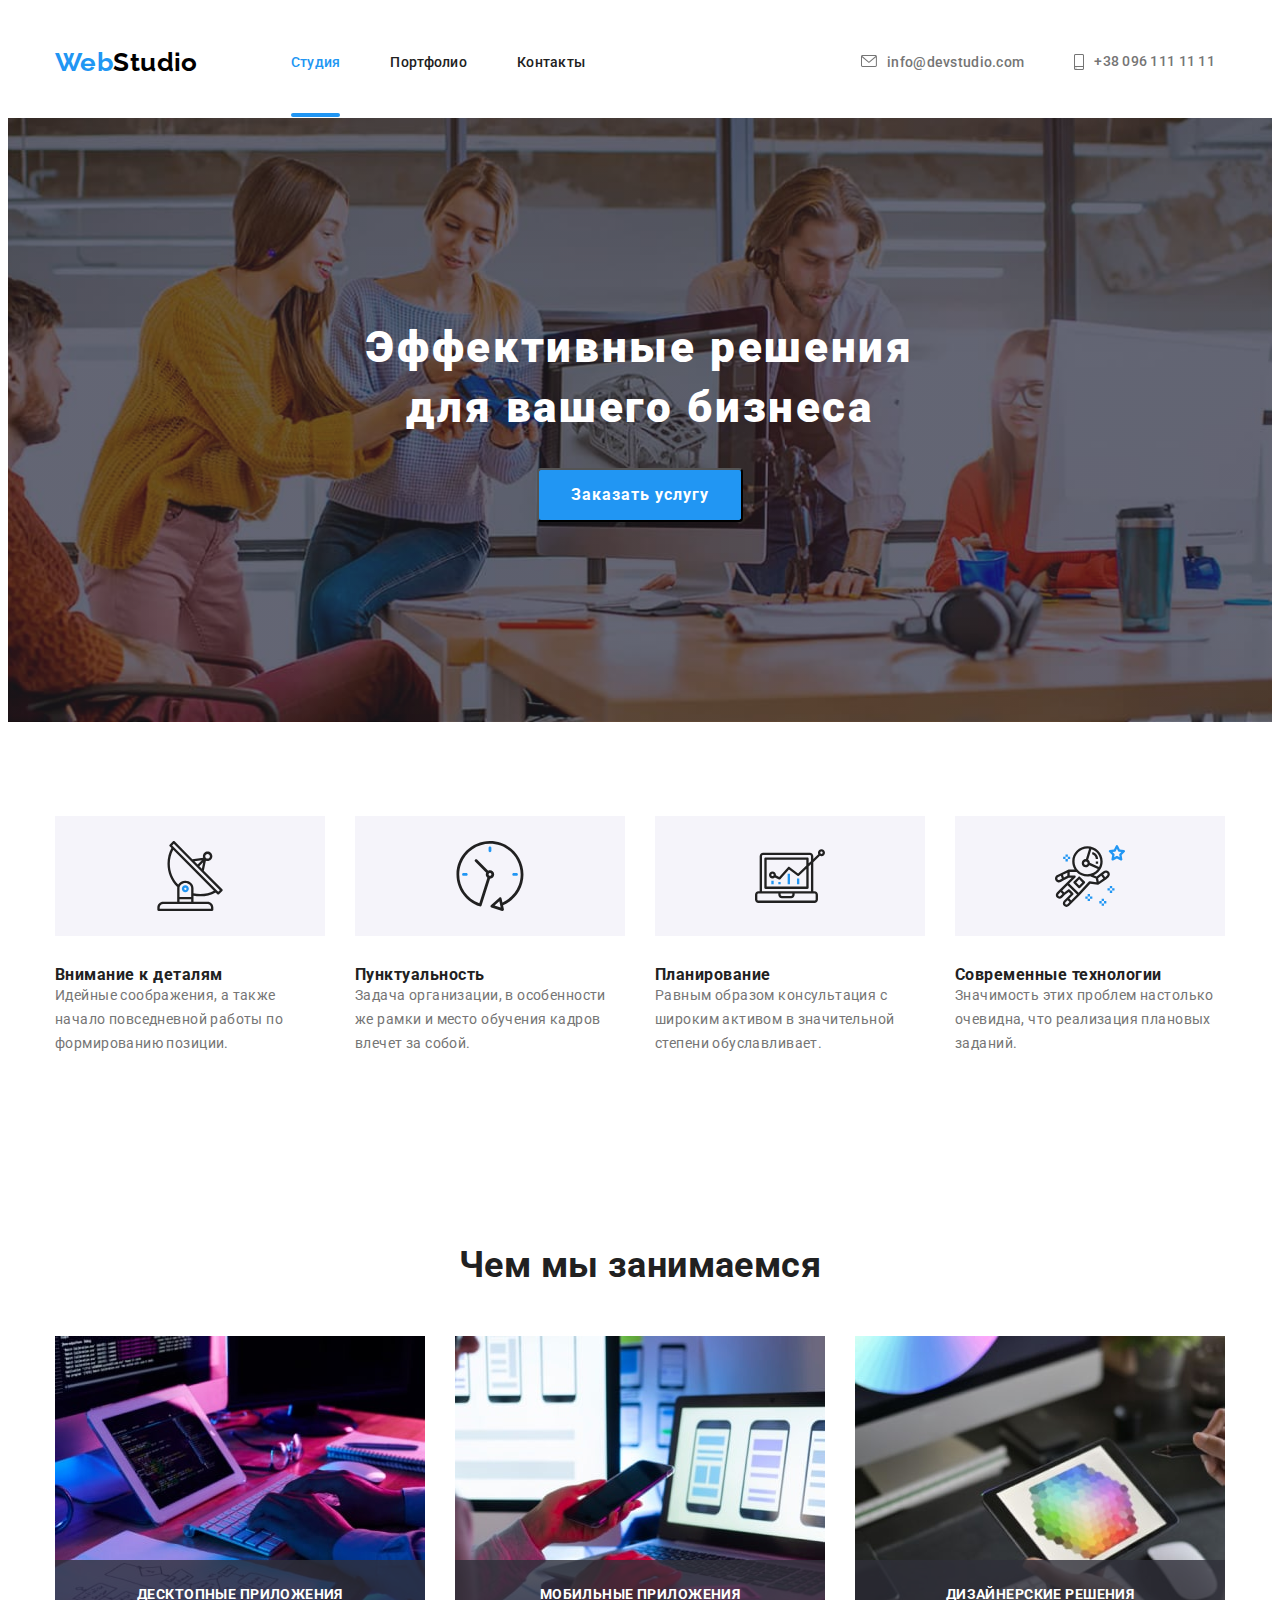
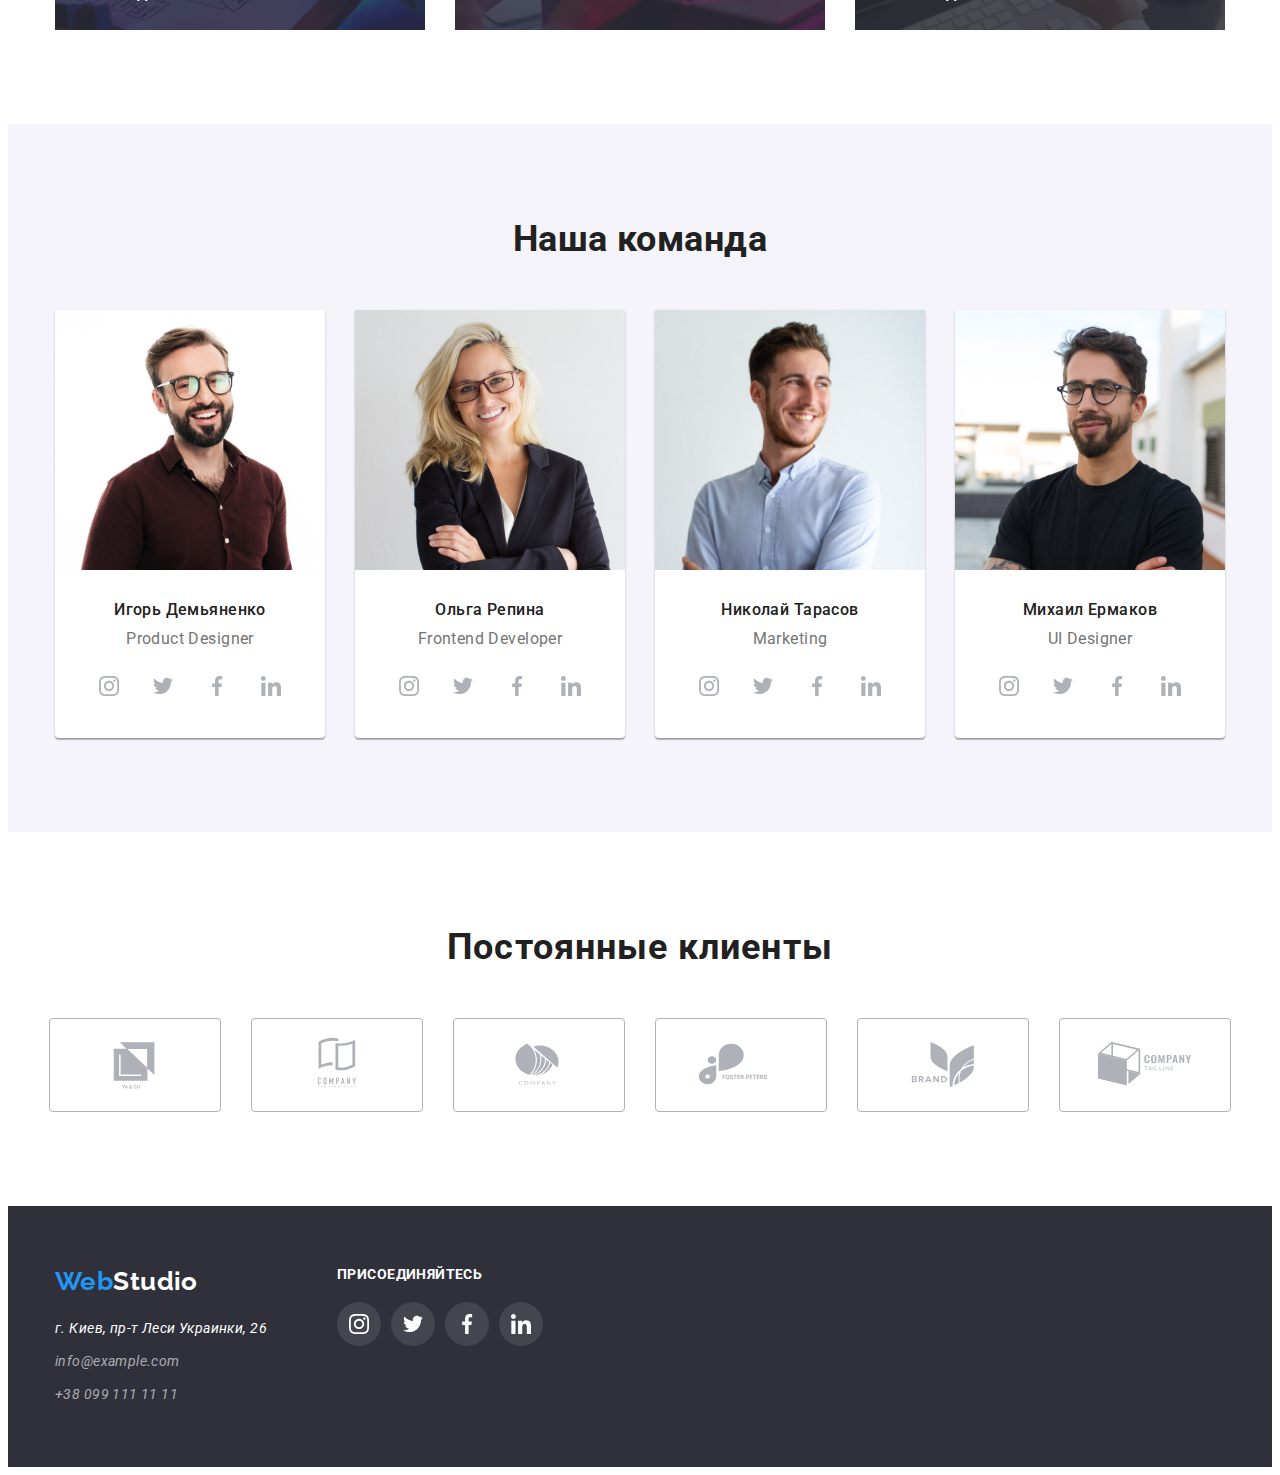
<file: index.html>
<!DOCTYPE html>
<html lang="ru">
<head>
    <meta charset="UTF-8">
    <meta http-equiv="X-UA-Compatible" content="IE=edge">
    <meta name="viewport" content="width=device-width, initial-scale=1.0">
    <title>Document</title>
    <link rel="preconnect" href="https://fonts.googleapis.com">
    <link rel="preconnect" href="https://fonts.gstatic.com" crossorigin>
    <link href="https://fonts.googleapis.com/css2?family=Raleway:wght@700&family=Roboto:wght@400;500;700;900&display=swap"
        rel="stylesheet">
        <link rel="stylesheet" href="https://cdnjs.cloudflare.com/ajax/libs/modern-normalize/1.1.0/modern-normalize.min.css"
            integrity="sha512-wpPYUAdjBVSE4KJnH1VR1HeZfpl1ub8YT/NKx4PuQ5NmX2tKuGu6U/JRp5y+Y8XG2tV+wKQpNHVUX03MfMFn9Q=="
            crossorigin="anonymous" referrerpolicy="no-referrer" />
    <link rel="stylesheet" href="./css/styles.css">
</head>
<body>
<header class="header">
    <div class="container header-container">
    <nav class="header-nav">
        <a class="link header-logo" href=""><span class="header-span">Web</span>Studio</a>
    <ul class="list header-nav-list">
        <li class="header-item"><a class="link header-link current" href="">Студия</a></li>
        <li class="header-item"><a class="link header-link" href="./portfolio.html">Портфолио</a></li>
        <li class="header-item"><a class="link header-link" href="">Контакты</a></li>
    </ul>
    </nav>
        <ul class="list header-list">
        <li class="header-item-div"><a class="link header-mail" href="mailto:info@devstudio.com"><svg class="header-icon-mail" width="16" height="12">
            <use href="./images/icons.svg#icon-envelope"></use>
        </svg>info@devstudio.com</a>
        </li>
        <li class="header-item-div"><a class="link header-tel" href="tel:+380961111111"><svg class="header-icon-tel" width="10" height="16">
            <use href="./images/icons.svg#icon-smartphone"></use>
        </svg>+38 096 111 11 11</a></li>
    </ul>
    </div>
</header>
<main>
<section class="head section">
    <div class="container">
    <h1 class="head-title">Эффективные решения для вашего бизнеса</h1>
    <button class="head-btn" type="button" data-modal-open>Заказать услугу</button>
    </div>
</section>
<section class="plan section">
    <div class="container plan-container">
    <h2 hidden>План</h2>
    <ul class="list plan-list">
        <li class="plan-item">
            <div class="plan-icon-div">
            <svg class="plan-icon" width="70" height="70">
                <use href="./images/icons.svg#icon-antenna-1">

                </use>
            </svg>
            </div>
            <h3 class="plan-title">Внимание к деталям</h3>
            <p class="plan-text">Идейные соображения, а также начало повседневной работы по формированию позиции.</p>
        </li>
        <li class="plan-item">
            <div class="plan-icon-div">
                <svg class="plan-icon" width="70" height="70">
                    <use href="./images/icons.svg#icon-clock-1">
            
                    </use>
                </svg>
            </div>
            <h3 class="plan-title">Пунктуальность</h3>
            <p class="plan-text">Задача организации, в особенности же рамки и место обучения кадров влечет за собой.</p>
        </li>
        <li class="plan-item">
            <div class="plan-icon-div">
                <svg class="plan-icon" width="70" height="70">
                    <use href="./images/icons.svg#icon-diagram-1">
            
                    </use>
                </svg>
            </div>
            <h3 class="plan-title">Планирование</h3>
            <p class="plan-text">Равным образом консультация с широким активом в значительной степени обуславливает.</p>
        </li>
        <li class="plan-item">
            <div class="plan-icon-div">
                <svg class="plan-icon" width="70" height="70">
                    <use href="./images/icons.svg#icon-astronaut-1">
            
                    </use>
                </svg>
            </div>
            <h3 class="plan-title">Современные технологии</h3>
            <p class="plan-text">Значимость этих проблем настолько очевидна, что реализация плановых заданий.</p>
        </li>
    </ul>
    </div>
</section>
<section class="hobbi section">
    <div class="container">
    <h2 class=" hobbi-title">Чем мы занимаемся</h2>
    <ul class="list hobbi-list">
        <li class="hobbi-item">
            <img src="./images/box_1.jpg" alt="пример1" width="370">
            <p class="hobbi-text">Десктопные приложения</p>
            </li>
        <li class="hobbi-item">
            <img src="./images/box_2.jpg" alt="пример2" width="370">
            <p class="hobbi-text">Мобильные приложения</p>
            </li>
        <li class="hobbi-item">
            <img src="./images/box_3.jpg" alt="пример3" width="370">
            <p class="hobbi-text">Дизайнерские решения</p>
            </li>
    </ul>
    </div>
</section>
<section class="team section ">
    <div class="container">
    <h2 class="team-title">Наша команда</h2>
    <ul class="list team-list">
        <li class="team-item"><img src="./images/people1.jpg" alt="человек1" width="270">
            <h3 class="team-second-title">Игорь Демьяненко</h3>
            <p  class="team-text" lang="en">Product Designer</p>
            <div class="icon-div">
            <ul class="team-icon-list list">
                <li class="team-icon-item">
                    <a href="" class="team-icon-link">
                        <svg class="team-icon-svg" width="20" height="20">
                        <use href="./images/icons.svg#icon-instagram-2"></use>
                        </svg>
                    </a>
                </li>
                <li class="team-icon-item">
                    <a href="" class="team-icon-link">
                    <svg class="team-icon-svg" width="20" height="20">
                        <use href="./images/icons.svg#icon-twitter-1"></use>
                    </svg>
                    </a>
                </li>
                <li class="team-icon-item">
                    <a href="" class="team-icon-link">
                <svg class="team-icon-svg" width="20" height="20">
                    <use href="./images/icons.svg#icon-facebook-1"></use>
                </svg>
                    </a>
                </li>
                <li class="team-icon-item">
                    <a href="" class="team-icon-link">
                    <svg class="team-icon-svg" width="20" height="20">
                        <use href="./images/icons.svg#icon-linkedin-1"></use>
                    </svg>
                    </a>
                </li>
            </ul>
            </div>
        </li>
        <li class="team-item"><img src="./images/people2.jpg" alt="человек2" width="270">
            <h3 class="team-second-title">Ольга Репина</h3>
            <p class="team-text" lang="en">Frontend Developer</p>
            <div class="icon-div">
                <ul class="team-icon-list list">
                    <li class="team-icon-item">
                        <a href="" class="team-icon-link">
                            <svg class="team-icon-svg" width="20" height="20">
                                <use href="./images/icons.svg#icon-instagram-2"></use>
                            </svg>
                        </a>
                    </li>
                    <li class="team-icon-item">
                        <a href="" class="team-icon-link">
                            <svg class="team-icon-svg" width="20" height="20">
                                <use href="./images/icons.svg#icon-twitter-1"></use>
                            </svg>
                        </a>
                    </li>
                    <li class="team-icon-item">
                        <a href="" class="team-icon-link">
                            <svg class="team-icon-svg" width="20" height="20">
                                <use href="./images/icons.svg#icon-facebook-1"></use>
                            </svg>
                        </a>
                    </li>
                    <li class="team-icon-item">
                        <a href="" class="team-icon-link">
                            <svg class="team-icon-svg" width="20" height="20">
                                <use href="./images/icons.svg#icon-linkedin-1"></use>
                            </svg>
                        </a>
                    </li>
                </ul>
            </div>
        </li>
        <li class="team-item"><img src="./images/people3.jpg" alt="человек3" width="270">
            <h3 class="team-second-title">Николай Тарасов</h3>
            <p class="team-text" lang="en">Marketing</p>
            <div class="icon-div">
                <ul class="team-icon-list list">
                    <li class="team-icon-item">
                        <a href="" class="team-icon-link">
                            <svg class="team-icon-svg" width="20" height="20">
                                <use href="./images/icons.svg#icon-instagram-2"></use>
                            </svg>
                        </a>
                    </li>
                    <li class="team-icon-item">
                        <a href="" class="team-icon-link">
                            <svg class="team-icon-svg" width="20" height="20">
                                <use href="./images/icons.svg#icon-twitter-1"></use>
                            </svg>
                        </a>
                    </li>
                    <li class="team-icon-item">
                        <a href="" class="team-icon-link">
                            <svg class="team-icon-svg" width="20" height="20">
                                <use href="./images/icons.svg#icon-facebook-1"></use>
                            </svg>
                        </a>
                    </li>
                    <li class="team-icon-item">
                        <a href="" class="team-icon-link">
                            <svg class="team-icon-svg" width="20" height="20">
                                <use href="./images/icons.svg#icon-linkedin-1"></use>
                            </svg>
                        </a>
                    </li>
                </ul>
            </div>
        </li>
        <li class="team-item"><img src="./images/people4.jpg" alt="человек4" width="270">
            <h3 class="team-second-title">Михаил Ермаков</h3>
            <p class="team-text" lang="en">UI Designer</p>
            <div class="icon-div">
                <ul class="team-icon-list list">
                    <li class="team-icon-item">
                        <a href="" class="team-icon-link">
                            <svg class="team-icon-svg" width="20" height="20">
                                <use href="./images/icons.svg#icon-instagram-2"></use>
                            </svg>
                        </a>
                        </li>
                        <li class="team-icon-item">
                            <a href="" class="team-icon-link">
                                <svg class="team-icon-svg" width="20" height="20">
                                    <use href="./images/icons.svg#icon-twitter-1"></use>
                                </svg>
                            </a>
                        </li>
                        <li class="team-icon-item">
                            <a href="" class="team-icon-link">
                                <svg class="team-icon-svg" width="20" height="20">
                                    <use href="./images/icons.svg#icon-facebook-1"></use>
                                </svg>
                            </a>
                        </li>
                        <li class="team-icon-item">
                            <a href="" class="team-icon-link">
                                <svg class="team-icon-svg" width="20" height="20">
                                    <use href="./images/icons.svg#icon-linkedin-1"></use>
                                </svg>
                            </a>
                    </li>
                </ul>
            </div>
        </li>
    </ul>
    </div>
</section>
<section class="section client">
    <div class="container client-div">
        <h2 class="client-title">Постоянные клиенты</h2>
        <ul class="list client-list">
            <li class="client-item">
                <a href="" class="client-link">
                    <svg class="client-svg" width="106" height="60">
                        <use href="./images/icons.svg#icon-Logo"></use>
                    </svg>
                </a>
            </li>
            <li class="client-item">
                <a href="" class="client-link">
                    <svg class="client-svg" width="106" height="60">
                        <use href="./images/icons.svg#icon-Logo1"></use>
                    </svg>
                </a>
            </li>
            <li class="client-item">
                <a href="" class="client-link">
                    <svg class="client-svg" width="106" height="60">
                        <use href="./images/icons.svg#icon-Logo2"></use>
                    </svg>
                </a>
            </li>
            <li class="client-item">
                <a href="" class="client-link">
                    <svg class="client-svg" width="106" height="60">
                        <use href="./images/icons.svg#icon-Logo3"></use>
                    </svg>
                </a>
            </li>
            <li class="client-item">
                <a href="" class="client-link">
                    <svg class="client-svg" width="106" height="60">
                        <use href="./images/icons.svg#icon-Logo4"></use>
                    </svg>
                </a>
            </li>
            <li class="client-item">
                <a href="" class="client-link">
                    <svg class="client-svg" width="106" height="60">
                        <use href="./images/icons.svg#icon-Logo5"></use>
                    </svg>
                </a>
            </li>
        </ul>
    </div>
</section>
</main>
<footer class="footer">
    <div class="footer-container container">
        <div class="foot-logo">
    <a class="link footer-logo" href=""><span class="footer-span">Web</span>Studio</a>
    <address class="footer-address">
    <ul class="list footer-list">
        <li class="footer-item"><a class="link footer-add" href="https://goo.gl/maps/32Xd4ZCNHeifT7mY8" target="blank" rel="noopener noreferrer">г. Киев, пр-т Леси Украинки, 26</a></li>
        <li class="footer-item"><a class="link footer-mail" href="mailto:info@example.com">info@example.com</a></li>
        <li class="footer-item"><a class="link footer-tel" href="tel:+380991111111">+38 099 111 11 11</a></li>
    </ul>    
    </address>
    </div>
    <div class="footer-div">
        <h3 class="footer-title">присоединяйтесь</h3>
        <ul class="team-icon-list list">
            <li class="team-icon-item">
                <a href="" class="footer-icon-link">
                    <svg class="footer-icon-svg" width="20" height="20">
                        <use href="./images/icons.svg#icon-instagram-2"></use>
                    </svg>
                </a>
            </li>
            <li class="team-icon-item">
                <a href="" class="footer-icon-link">
                    <svg class="footer-icon-svg" width="20" height="20">
                        <use href="./images/icons.svg#icon-twitter-1"></use>
                    </svg>
                </a>
            </li>
            <li class="team-icon-item">
                <a href="" class="footer-icon-link">
                    <svg class="footer-icon-svg" width="20" height="20">
                        <use href="./images/icons.svg#icon-facebook-1"></use>
                    </svg>
                </a>
            </li>
            <li class="team-icon-item">
                <a href="" class="footer-icon-link">
                    <svg class="footer-icon-svg" width="20" height="20">
                        <use href="./images/icons.svg#icon-linkedin-1"></use>
                    </svg>
                </a>
            </li>
        </ul>
    </div>
    </div>
</footer>
<div class="backdrop is-hidden" data-modal>
    <div class="modal">
        <button type="button" class="modal-btn" data-modal-close>
            <svg class="icon-modal" width="18" height="18">
                <use href="./images/icons.svg#icon-close"></use>
            </svg>
        </button>
    </div>
</div>
<script src="./js/madal.js"></script>
</body>
</html>
</file>
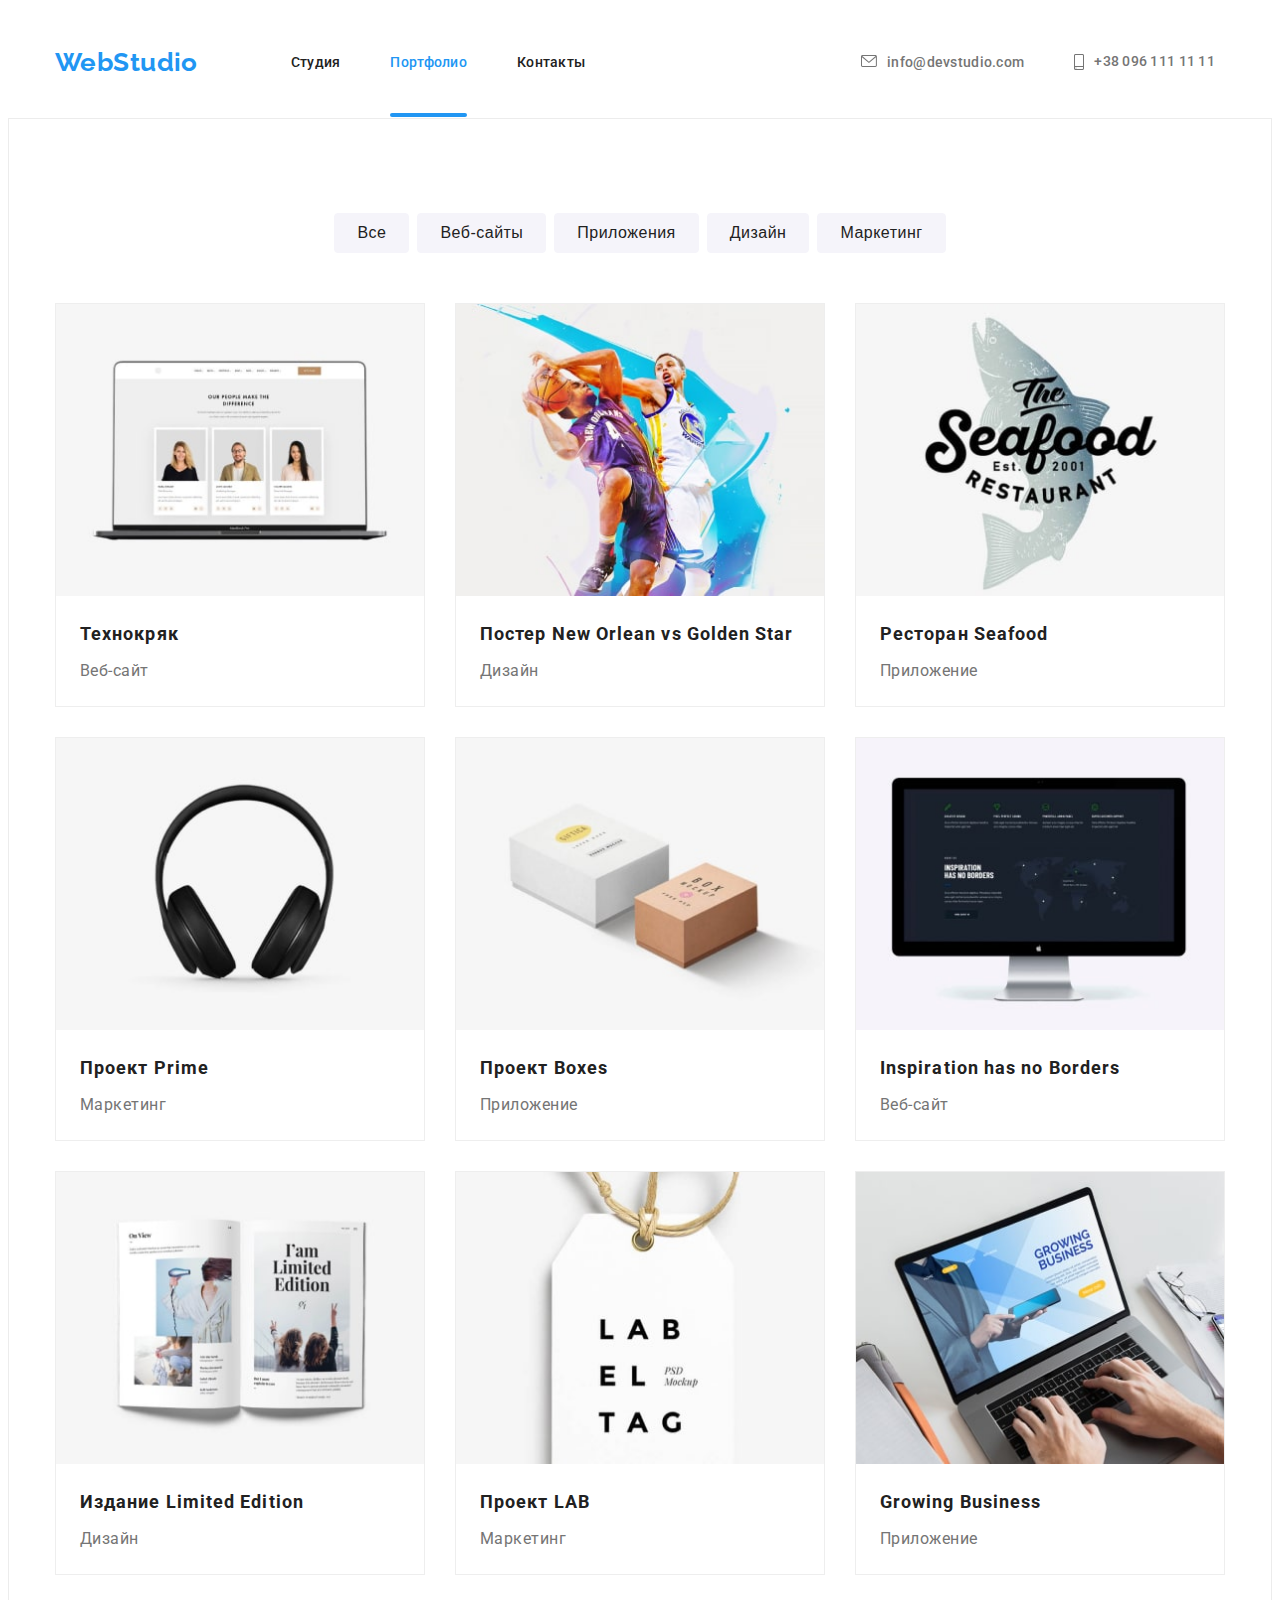
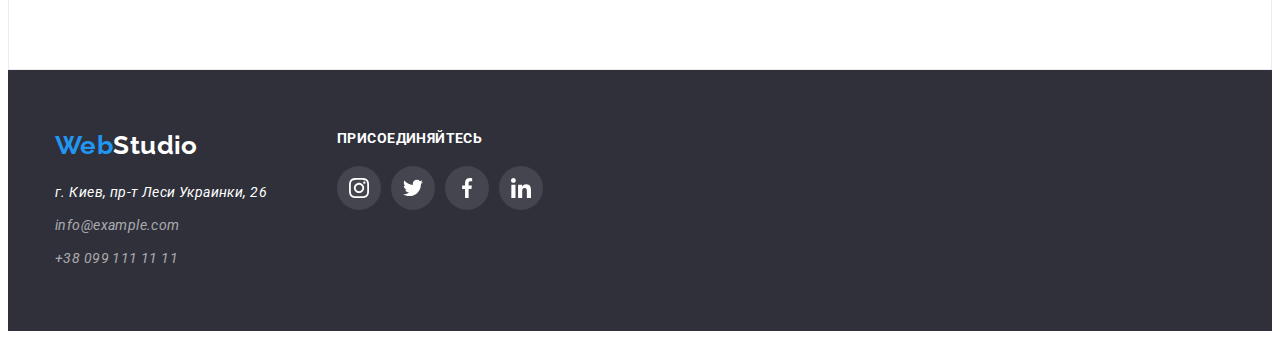
<file: portfolio.html>
<!DOCTYPE html>
<html lang="ru">

<head>
    <meta charset="UTF-8">
    <meta http-equiv="X-UA-Compatible" content="IE=edge">
    <meta name="viewport" content="width=device-width, initial-scale=1.0">
    <title>Document</title>
    <link rel="preconnect" href="https://fonts.googleapis.com">
    <link rel="preconnect" href="https://fonts.gstatic.com" crossorigin>
    <link href="https://fonts.googleapis.com/css2?family=Raleway:wght@700&family=Roboto:wght@400;500;700;900&display=swap"
        rel="stylesheet">
        <link rel="stylesheet" href="https://cdnjs.cloudflare.com/ajax/libs/modern-normalize/1.1.0/modern-normalize.min.css"
            integrity="sha512-wpPYUAdjBVSE4KJnH1VR1HeZfpl1ub8YT/NKx4PuQ5NmX2tKuGu6U/JRp5y+Y8XG2tV+wKQpNHVUX03MfMFn9Q=="
            crossorigin="anonymous" referrerpolicy="no-referrer" />
    <link rel="stylesheet" href="./css/styles.css">
</head>

<body>
    <header class="header">
        <div class="container header-container">
            <nav class="header-nav">
                <a class="link header-logo portfolio-link" href="">WebStudio</a>
                <ul class="list header-nav-list">
                    <li class="header-item"><a class="link header-link" href="./index.html">Студия</a></li>
                    <li class="header-item"><a class="link header-link current link-port" href="">Портфолио</a></li>
                    <li class="header-item"><a class="link header-link" href="">Контакты</a></li>
                </ul>
            </nav>
            <ul class="list header-list">
                <li class="header-item-div"><a class="link header-mail" href="mailto:info@devstudio.com"><svg
                            class="header-icon-mail" width="16" height="12">
                            <use href="./images/icons.svg#icon-envelope"></use>
                        </svg>info@devstudio.com</a>
                </li>
                <li class="header-item-div"><a class="link header-tel" href="tel:+380961111111"><svg class="header-icon-tel"
                            width="10" height="16">
                            <use href="./images/icons.svg#icon-smartphone"></use>
                        </svg>+38 096 111 11 11</a></li>
            </ul>
        </div>
    </header>
    <main>
            <section class="portfolio">
                <h1 hidden>Портфолио</h1>
            <div class="container">
                <ul class="list port-btn">
                <li class="portfolio-item"><button class="portfolio-btn" type="button">Все</button></li>
                <li class="portfolio-item"><button class="portfolio-btn" type="button">Веб-сайты</button></li>
                <li class="portfolio-item"><button class="portfolio-btn" type="button">Приложения</button></li>
                <li class="portfolio-item"><button class="portfolio-btn" type="button">Дизайн</button></li>
                <li class="portfolio-item"><button class="portfolio-btn" type="button">Маркетинг</button></li>
            </ul>
            <ul class="list portfolio-list">
                <li class="port-item">
                    <a class="link port-link" href>
                    <div class="port-div">
                    <img class="portfolio-img" src="./images2/img1.jpg" alt="иконка1" width="370" height="294">
                    <p class="port-wrap">Технокряк это современная площадка распространения коронавируса. Компании используют эту платформу для цифрового
                    шпионажа и атак на защищённые сервера конкурентов.</p>
                    </div>
                    <div class="port-text">
                    <h2 class="portfolio-title">Технокряк</h2>
                    <p class="portfolio-text">Веб-сайт</p></div>
                    </a>
                </li>
                <li class="port-item">
                    <a class="link port-link" href>
                    <div class="port-div">
                    <img class="portfolio-img" src="./images2/img2.jpg" alt="иконка2" width="370" height="294">
                    <p class="port-wrap">Технокряк это современная площадка распространения коронавируса. Компании используют эту платформу
                        для цифрового
                        шпионажа и атак на защищённые сервера конкурентов.</p>
                    </div>
                    <div class="port-text">
                    <h2 class="portfolio-title">Постер New Orlean vs Golden Star</h2>
                    <p class="portfolio-text">Дизайн</p></div>
                    </a>
                </li>
                <li class="port-item">
                    <a class="link port-link" href>
                    <div class="port-div">
                    <img class="portfolio-img" src="./images2/img3.jpg" alt="иконка3" width="370" height="294">
                    <p class="port-wrap">Технокряк это современная площадка распространения коронавируса. Компании используют эту платформу
                        для цифрового
                        шпионажа и атак на защищённые сервера конкурентов.</p>
                    </div>
                    <div class="port-text">
                    <h2 class="portfolio-title">Ресторан Seafood</h2>
                    <p class="portfolio-text">Приложение</p></div>
                    </a>
                </li>
                <li class="port-item">
                    <a class="link port-link" href>
                    <div class="port-div">
                    <img class="portfolio-img" src="./images2/img4.jpg" alt="иконка4" width="370" height="294">
                    <p class="port-wrap">Технокряк это современная площадка распространения коронавируса. Компании используют эту платформу
                        для цифрового
                        шпионажа и атак на защищённые сервера конкурентов.</p>
                    </div>
                    <div class="port-text">
                    <h2 class="portfolio-title">Проект Prime</h2>
                    <p class="portfolio-text">Маркетинг</p></div>
                    </a>
                </li>
                <li class="port-item">
                    <a class="link port-link" href>
                    <div class="port-div">
                    <img class="portfolio-img" src="./images2/img5.jpg" alt="иконка5" width="370" height="294">
                    <p class="port-wrap">Технокряк это современная площадка распространения коронавируса. Компании используют эту платформу
                        для цифрового
                        шпионажа и атак на защищённые сервера конкурентов.</p>
                    </div>
                    <div class="port-text">
                    <h2 class="portfolio-title">Проект Boxes</h2>
                    <p class="portfolio-text">Приложение</p></div>
                    </a>
                </li>
                <li class="port-item">
                    <a class="link port-link" href>
                    <div class="port-div">
                    <img class="portfolio-img" src="./images2/img6.jpg" alt="иконка6" width="370" height="294">
                    <p class="port-wrap">Технокряк это современная площадка распространения коронавируса. Компании используют эту платформу
                        для цифрового
                        шпионажа и атак на защищённые сервера конкурентов.</p>
                    </div>
                    <div class="port-text">
                    <h2 class="portfolio-title" lang="en">Inspiration has no Borders</h2>
                    <p class="portfolio-text">Веб-сайт</p></div>
                    </a>
                </li>
                <li class="port-item">
                    <a class="link port-link" href>
                    <div class="port-div">
                    <img class="portfolio-img" src="./images2/img7.jpg" alt="иконка7" width="370" height="294">
                    <p class="port-wrap">Технокряк это современная площадка распространения коронавируса. Компании используют эту платформу
                        для цифрового
                        шпионажа и атак на защищённые сервера конкурентов.</p>
                    </div>
                    <div class="port-text">
                    <h2 class="portfolio-title">Издание Limited Edition</h2>
                    <p class="portfolio-text">Дизайн</p></div>
                    </a>
                </li>
                <li class="port-item">
                    <a class="link port-link" href>
                    <div class="port-div">
                    <img class="portfolio-img" src="./images2/img8.jpg" alt="иконка8" width="370" height="294">
                    <p class="port-wrap">Технокряк это современная площадка распространения коронавируса. Компании используют эту платформу
                        для цифрового
                        шпионажа и атак на защищённые сервера конкурентов.</p>
                    </div>
                    <div class="port-text">
                    <h2 class="portfolio-title">Проект LAB</h2>
                    <p class="portfolio-text">Маркетинг</p></div>
                    </a>
                </li>
                <li class="port-item">
                    <a class="link port-link" href>
                    <div class="port-div">
                    <img class="portfolio-img" src="./images2/img9.jpg" alt="иконка" width="370" height="294">
                    <p class="port-wrap">Технокряк это современная площадка распространения коронавируса. Компании используют эту платформу
                        для цифрового
                        шпионажа и атак на защищённые сервера конкурентов.</p>
                    </div>
                    <div class="port-text">
                    <h2 class="portfolio-title" lang="en">Growing Business</h2>
                    <p class="portfolio-text">Приложение</p></div>
                    </a>
                </li>
            </ul>
            </div>
        </section>
        </main>
    <footer class="footer">
        <div class="footer-container container">
            <div class="foot-logo">
                <a class="link footer-logo" href=""><span class="footer-span">Web</span>Studio</a>
                <address class="footer-address">
                    <ul class="list footer-list">
                        <li class="footer-item"><a class="link footer-add" href="https://goo.gl/maps/32Xd4ZCNHeifT7mY8"
                                target="blank" rel="noopener noreferrer">г. Киев, пр-т Леси Украинки, 26</a></li>
                        <li class="footer-item"><a class="link footer-mail"
                                href="mailto:info@example.com">info@example.com</a></li>
                        <li class="footer-item"><a class="link footer-tel" href="tel:+380991111111">+38 099 111 11 11</a>
                        </li>
                    </ul>
                </address>
            </div>
            <div class="footer-div">
                <h3 class="footer-title">присоединяйтесь</h3>
                <ul class="team-icon-list list">
                    <li class="team-icon-item">
                        <a href="" class="footer-icon-link">
                            <svg class="footer-icon-svg" width="20" height="20">
                                <use href="./images/icons.svg#icon-instagram-2"></use>
                            </svg>
                        </a>
                    </li>
                    <li class="team-icon-item">
                        <a href="" class="footer-icon-link">
                            <svg class="footer-icon-svg" width="20" height="20">
                                <use href="./images/icons.svg#icon-twitter-1"></use>
                            </svg>
                        </a>
                    </li>
                    <li class="team-icon-item">
                        <a href="" class="footer-icon-link">
                            <svg class="footer-icon-svg" width="20" height="20">
                                <use href="./images/icons.svg#icon-facebook-1"></use>
                            </svg>
                        </a>
                    </li>
                    <li class="team-icon-item">
                        <a href="" class="footer-icon-link">
                            <svg class="footer-icon-svg" width="20" height="20">
                                <use href="./images/icons.svg#icon-linkedin-1"></use>
                            </svg>
                        </a>
                    </li>
                </ul>
            </div>
        </div>
    </footer>
</body>
</html>
</file>
<file: css/styles.css>
:root {
  --main-title-color: #ffffff;
  --second-title-color: #212121;
  --main-text-color: #757575;
  --third-title-color: #2196f3;
  --main-background: #e5e5e5;
  --second-background: #2f303a;
  --main-logo-color: #000000;
  --footer-text-color: rgba(255, 255, 255, 0.6);
  --main-btn-color: #f5f4fa;
}
p,
h1,
h2,
h3,
h4,
h5,
h6 {
  margin: 0;
}
ul {
  margin: 0;
  padding: 0;
}
img {
  display: block;
  max-width: 100%;
}
.container {
  box-sizing: border-box;
  width: 1200px;
  padding-left: 15px;
  padding-right: 15px;
  margin: 0 auto;
}

body {
  font-family: 'Roboto', sans-serif;
  background-color: var(--main-title-color);
  color: var(--main-text-color);
  font-size: 14px;
  letter-spacing: 0.03em;
}
.list {
  list-style: none;
}
.link {
  text-decoration: none;
}
.section {
  padding-top: 94px;
  padding-bottom: 94px;
}
/* ///////////////////////* header////////////////  */
.header {
  background-color: var(--main-title-color);
}
.header-container {
  display: flex;
  align-items: center;
  padding-top: 24px;
  padding-bottom: 25px;
}
.header-nav {
  display: flex;
  align-items: center;
}
.header-logo {
  font-family: Raleway;
  font-weight: bold;
  font-size: 26px;
  line-height: 1.19;
  color: var(--main-logo-color);
}
.header-logo {
  margin-right: 93px;
  padding-top: 15px;
  padding-bottom: 15px;
}
.header-span {
  color: var(--third-title-color);
}
.header-link {
  font-weight: 500;
  line-height: 1.14;
  letter-spacing: 0.02em;
  color: var(--second-title-color);
  padding-top: 10px;
  padding-bottom: 10px;
  /* padding: 10px; */
  transition: color 250ms cubic-bezier(0.4, 0, 0.2, 1);
}
.current {
  color: var(--third-title-color);
  position: relative;
}
.current::after {
  content: '';
  width: 100%;
  height: 4px;
  background-color: var(--third-title-color);
  position: absolute;
  display: block;
  left: 0;
  border-radius: 2px;
  bottom: -37px;
}
.header-nav-list {
  display: flex;
}
.header-item:not(:last-child) {
  margin-right: 50px;
}
.header-list {
  display: flex;
  align-items: center;
  margin-left: auto;
}
.header-mail {
  margin-left: 10px;
}
.link-port {
  color: var(--third-title-color);
}
.header-icon-mail {
  margin-right: 10px;
}
.header-icon-tel {
  margin-right: 10px;
  display: flex;
  justify-content: baseline;
  margin-left: 30px;
}
.header-tel {
  display: flex;
}
.header-mail:hover,
.header-mail:focus {
  color: var(--third-title-color);
}
.header-link:hover,
.header-link:focus {
  color: var(--third-title-color);
}
.header-tel,
.header-mail {
  font-weight: 500;
  line-height: 1.14;
  letter-spacing: 0.02em;
  color: var(--main-text-color);
  padding: 10px;
  transition: color 250ms cubic-bezier(0.4, 0, 0.2, 1);
}
.header-tel:hover,
.header-tel:focus {
  color: var(--third-title-color);
}
.header-icon-mail,
.header-icon-tel {
  fill: currentColor;
}
.header-icon-tel:focus,
.header-icon-tel:hover {
  color: var(--third-title-color);
}
.header-icon-mail:hover,
.header-icon-mail:focus {
  color: var(--third-title-color);
}

/* ///////////////////////* head////////////////  */
.head {
  background-color: var(--second-background);
  background-image: linear-gradient(
      rgba(47, 48, 58, 0.4),
      rgba(47, 48, 58, 0.4)
    ),
    url(../images/img.jpg);
  background-repeat: no-repeat;
  background-position: center;
  background-size: cover;
  padding-top: 200px;
  padding-bottom: 200px;
}
.head-title {
  font-weight: 900;
  font-size: 44px;
  line-height: 1.36;
  letter-spacing: 0.06em;
  color: var(--main-title-color);
  width: 620px;
  text-align: center;
  margin-right: auto;
  margin-left: auto;
}
.head-btn {
  font-family: inherit;
  font-weight: 700;
  font-size: 16px;
  line-height: 1.87;
  letter-spacing: 0.06em;
  background-color: var(--third-title-color);
  color: var(--main-title-color);
  padding: 10px 32px;
  min-width: 200px;
  cursor: pointer;
  border-radius: 4px;

  display: block;
  margin-right: auto;
  margin-left: auto;
  margin-top: 30px;
}
/* ///////////////////////* plan////////////////  */
.plan-container {
  width: 1200px;
  padding-left: 15px;
  padding-right: 15px;
  margin-left: auto;
  margin-right: auto;
}
.plan-list {
  display: flex;
  flex-wrap: wrap;
}
.plan-item {
  width: 270px;
  margin-right: 30px;
}
.plan-icon-div {
  width: 270px;
  height: 120px;
  background-color: var(--main-btn-color);
  margin-bottom: 30px;
  display: flex;
  justify-content: center;
  align-items: center;
}
.plan-item:nth-child(4n) {
  margin-right: 0;
}

.plan-title {
  font-weight: 700;
  line-height: 1.14;
  letter-spacing: 0.03em;
  color: var(--second-title-color);
}
.plan-text {
  font-size: 14px;
  line-height: 1.71;
}
/* ///////////////////////* hobbi////////////////  */
.hobbi-title {
  font-weight: 700;
  font-size: 36px;
  line-height: 1.17;
  color: var(--second-title-color);
  text-align: center;

  margin-left: auto;
  margin-right: auto;
  margin-bottom: 50px;
}
.hobbi-list {
  display: flex;
  flex-wrap: wrap;
}
.hobbi-item {
  margin-right: 30px;
  position: relative;
}
.hobbi-item:last-child {
  margin-right: 0;
}
.hobbi-text {
  font-weight: 700;
  font-size: 14px;
  line-height: 1.14;
  color: var(--main-title-color);
  position: absolute;
  bottom: 0;
  left: 0;
  text-transform: uppercase;
  background-color: rgba(47, 48, 58, 0.8);
  width: 100%;
  height: 70px;
  display: flex;
  align-items: center;
  justify-content: center;
}
/* flex-basis: calc(100% / 3 - 30px);
    margin: 0; */

/* ///////////////////////* team////////////////  */
.team {
  background-color: var(--main-btn-color);
}
.team-title {
  font-weight: 700;
  font-size: 36px;
  line-height: 1.17;
  color: var(--second-title-color);

  margin-bottom: 50px;
  text-align: center;
}
.team-list {
  display: flex;
  flex-wrap: wrap;
  margin-top: 0;
  margin-bottom: 0;
}
.team-item {
  margin-right: 30px;
  background: #ffffff;
  box-shadow: 0px 1px 3px rgba(0, 0, 0, 0.12), 0px 1px 1px rgba(0, 0, 0, 0.14),
    0px 2px 1px rgba(0, 0, 0, 0.2);
  border-radius: 0px 0px 4px 4px;
}
.team-item:last-child {
  margin-right: 0;
}
.team-second-title {
  font-weight: 500;
  font-size: 16px;
  line-height: 1.19;
  color: var(--second-title-color);

  margin-top: 30px;
}
.team-text {
  font-size: 16px;
  line-height: 1.19;
  margin-top: 10px;
  margin-bottom: 0;
}
.icon-div {
  margin-bottom: 30px;
  margin-top: 16px;
}
.team-icon-list {
  display: flex;
  justify-content: center;
  align-content: center;
}
.team-icon-item + .team-icon-item {
  margin-left: 10px;
}
.team-icon-link {
  width: 44px;
  height: 44px;
  display: flex;
  align-items: center;
  justify-content: center;
  border-radius: 50%;
  color: #afb1b8;
  transition: color 250ms cubic-bezier(0.4, 0, 0.2, 1),
    background-color 250ms cubic-bezier(0.4, 0, 0.2, 1);
}
.team-icon-svg {
  fill: currentColor;
}
.team-icon-link:hover,
.team-icon-link:focus {
  background-color: var(--third-title-color);
  color: var(--main-title-color);
}
.team-second-title,
.team-text {
  text-align: center;
}
/* ///////////////////////* client////////////////  */
.client-title {
  font-weight: 700;
  font-size: 36px;
  line-height: 1.17;
  text-align: center;
  letter-spacing: 0.03em;
  color: var(--second-title-color);
  margin-bottom: 50px;
}
.client-list {
  display: flex;
  justify-content: center;
}
.client-item + .client-item {
  margin-left: 30px;
}
.client-link {
  width: 170px;
  height: 92px;
  border: 1px solid #afb1b8;
  border-radius: 4px;
  transition: color 250ms cubic-bezier(0.4, 0, 0.2, 1),
    background-color 250ms cubic-bezier(0.4, 0, 0.2, 1);
}
.client-link:last-child {
  margin-right: 0;
}
.client-link {
  display: flex;
  justify-content: center;
  align-items: center;
  margin-right: 30px;
  color: #afb1b8;
}
.client-svg {
  fill: currentColor;
}
.client-link:hover,
.client-link:focus {
  color: var(--third-title-color);
  border: 1px solid #2196f3;
}
/* ///////////////////////* footer////////////////  */
.footer {
  background-color: var(--second-background);
  padding-top: 60px;
  padding-bottom: 60px;
}
.footer-container {
  display: flex;
  justify-content: baseline;
}
.footer-logo {
  font-family: Raleway;
  font-weight: 700;
  font-size: 26px;
  line-height: 1.19;
  color: var(--main-title-color);
  display: flex;
  margin-bottom: 20px;
}
.footer-span {
  color: var(--third-title-color);
}
.footer-list {
  justify-content: start;
}
.footer-item:not(:last-child) {
  margin-bottom: 9px;
}
.footer-add {
  line-height: 1.71;
  color: var(--main-title-color);
  transition: color 250ms cubic-bezier(0.4, 0, 0.2, 1);
}
.footer-add:hover,
.footer-add:focus {
  color: var(--third-title-color);
}
.footer-mail {
  line-height: 1.71;
  color: var(--footer-text-color);
  transition: color 250ms cubic-bezier(0.4, 0, 0.2, 1);
}
.footer-mail:hover,
.footer-mail:focus {
  color: var(--third-title-color);
}
.footer-tel {
  line-height: 1.71;
  color: var(--footer-text-color);
  transition: color 250ms cubic-bezier(0.4, 0, 0.2, 1);
}
.footer-tel:hover,
.footer-tel:focus {
  color: var(--third-title-color);
}
.footer-div {
  margin-left: 70px;
}
.footer-title {
  margin-bottom: 20px;
  font-weight: 700;
  font-size: 14px;
  line-height: 16px;
  letter-spacing: 0.03em;
  text-transform: uppercase;
  color: var(--main-title-color);
}
.footer-icon-link {
  width: 44px;
  height: 44px;
  display: flex;
  align-items: center;
  justify-content: center;
  border-radius: 50%;
  background-color: #44454e;
  color: var(--main-title-color);
  transition: background-color 250ms cubic-bezier(0.4, 0, 0.2, 1);
}
.footer-icon-link:hover,
.footer-icon-link:focus {
  background-color: var(--third-title-color);
}
.footer-icon-svg {
  fill: currentColor;
}
/* ///////////////////////* portfolio////////////////  */
.portfolio {
  padding-top: 94px;
  padding-bottom: 94px;
  border: 1px solid #ececec;
}
.portfolio-link {
  color: var(--third-title-color);
}
.port-btn {
  display: flex;
  justify-content: center;
  margin-bottom: 50px;
}
.port-btn .portfolio-item + .portfolio-item {
  margin-left: 8px;
}
.portfolio-btn {
  display: inline-block;
  min-width: 73px;
  font-weight: 500;
  border-radius: 4px;
  border: 1px solid var(--main-btn-color);
  font-size: 16px;
  line-height: 1.62;
  letter-spacing: 0.03em;
  color: var(--second-title-color);
  background-color: var(--main-btn-color);
  cursor: pointer;
  padding: 6px 22px;
  transition: color 250ms cubic-bezier(0.4, 0, 0.2, 1),
    background-color 250ms cubic-bezier(0.4, 0, 0.2, 1),
    box-shadow 250ms cubic-bezier(0.4, 0, 0.2, 1);
}
.portfolio-btn:hover,
.portfolio-btn:focus {
  color: var(--main-title-color);
}
.portfolio-btn:hover,
.portfolio-btn:focus {
  background-color: var(--third-title-color);
}
.portfolio-btn:hover,
.portfolio-btn:focus {
  box-shadow: 0px 1px 3px rgba(0, 0, 0, 0.12), 0px 1px 1px rgba(0, 0, 0, 0.14),
    0px 2px 1px rgba(0, 0, 0, 0.2);
}
.portfolio-list {
  display: flex;
  flex-wrap: wrap;
}
.portfolio-img {
  display: block;
  max-width: 100%;
  height: auto;
}
.port-item {
  border: 1px solid #eeeeee;
  box-sizing: border-box;
  width: 370px;
  height: 404px;
  margin-right: 30px;
}
.port-item:nth-child(3n) {
  margin-right: 0;
}
.port-item:nth-child(n + 4) {
  margin-top: 30px;
}
.portfolio-title {
  padding: 20px 24px 4px;
  font-weight: 700;
  font-size: 18px;
  line-height: 2;
  letter-spacing: 0.06em;
  color: var(--second-title-color);
}
.portfolio-text {
  padding: 0px 24px 20px;
  font-size: 16px;
  line-height: 1.87;
  letter-spacing: 0.03em;
  color: var(--main-text-color);
}
.port-div {
  position: relative;
  overflow: hidden;
}
.port-wrap {
  position: absolute;
  top: 0;
  left: 0;
  font-weight: 400;
  font-size: 18px;
  line-height: 1.55;
  letter-spacing: 3%;
  color: var(--main-title-color);
  background-color: rgba(33, 150, 243, 0.9);
  width: 100%;
  height: 100%;
  padding: 63px 24px;
  transform: translateY(100%);
  transition: transform 250ms cubic-bezier(0.4, 0, 0.2, 1);
}
.port-link:hover .port-wrap {
  transform: translateY(0);
}
.port-link {
  display: block;
  transition: box-shadow 250ms cubic-bezier(0.4, 0, 0.2, 1);
}
.port-link:hover,
.port-link:focus {
  box-shadow: 0px 1px 3px rgba(0, 0, 0, 0.12), 0px 1px 1px rgba(0, 0, 0, 0.14),
    0px 2px 1px rgba(0, 0, 0, 0.2);
  border-radius: 0px 0px 4px 4px;
}
/* ///////////////////////* backdrop////////////////  */
.backdrop {
  width: 100vw;
  height: 100vh;
  background-color: rgba(0, 0, 0, 0.2);
  position: fixed;
  top: 0;
  transition: opacity 1000ms cubic-bezier(0.4, 0, 0.2, 1),
    visibility 1000ms cubic-bezier(0.4, 0, 0.2, 1);
}
.backdrop.is-hidden .modal {
  transform: scale(1.5) rotate(180deg);
  transition: transform 1000ms cubic-bezier(0.4, 0, 0.2, 1);
}
.modal {
  width: 528px;
  min-height: 581px;
  background-color: var(--main-title-color);
  position: absolute;
  top: 50%;
  left: 50%;
  transform: translate(-50%, -50%) scale(1);
  transition: transform 1000ms cubic-bezier(0.4, 0, 0.2, 1);
}
.modal-btn {
  width: 30px;
  height: 30px;
  border: 1px solid rgba(0, 0, 0, 0.1);
  background-color: transparent;
  border-radius: 50%;
  position: absolute;
  top: 8px;
  right: 8px;
  display: flex;
  justify-content: center;
  align-items: center;
  cursor: pointer;
}
.is-hidden {
  visibility: hidden;
  opacity: 0;
  pointer-events: none;
}
</file>
